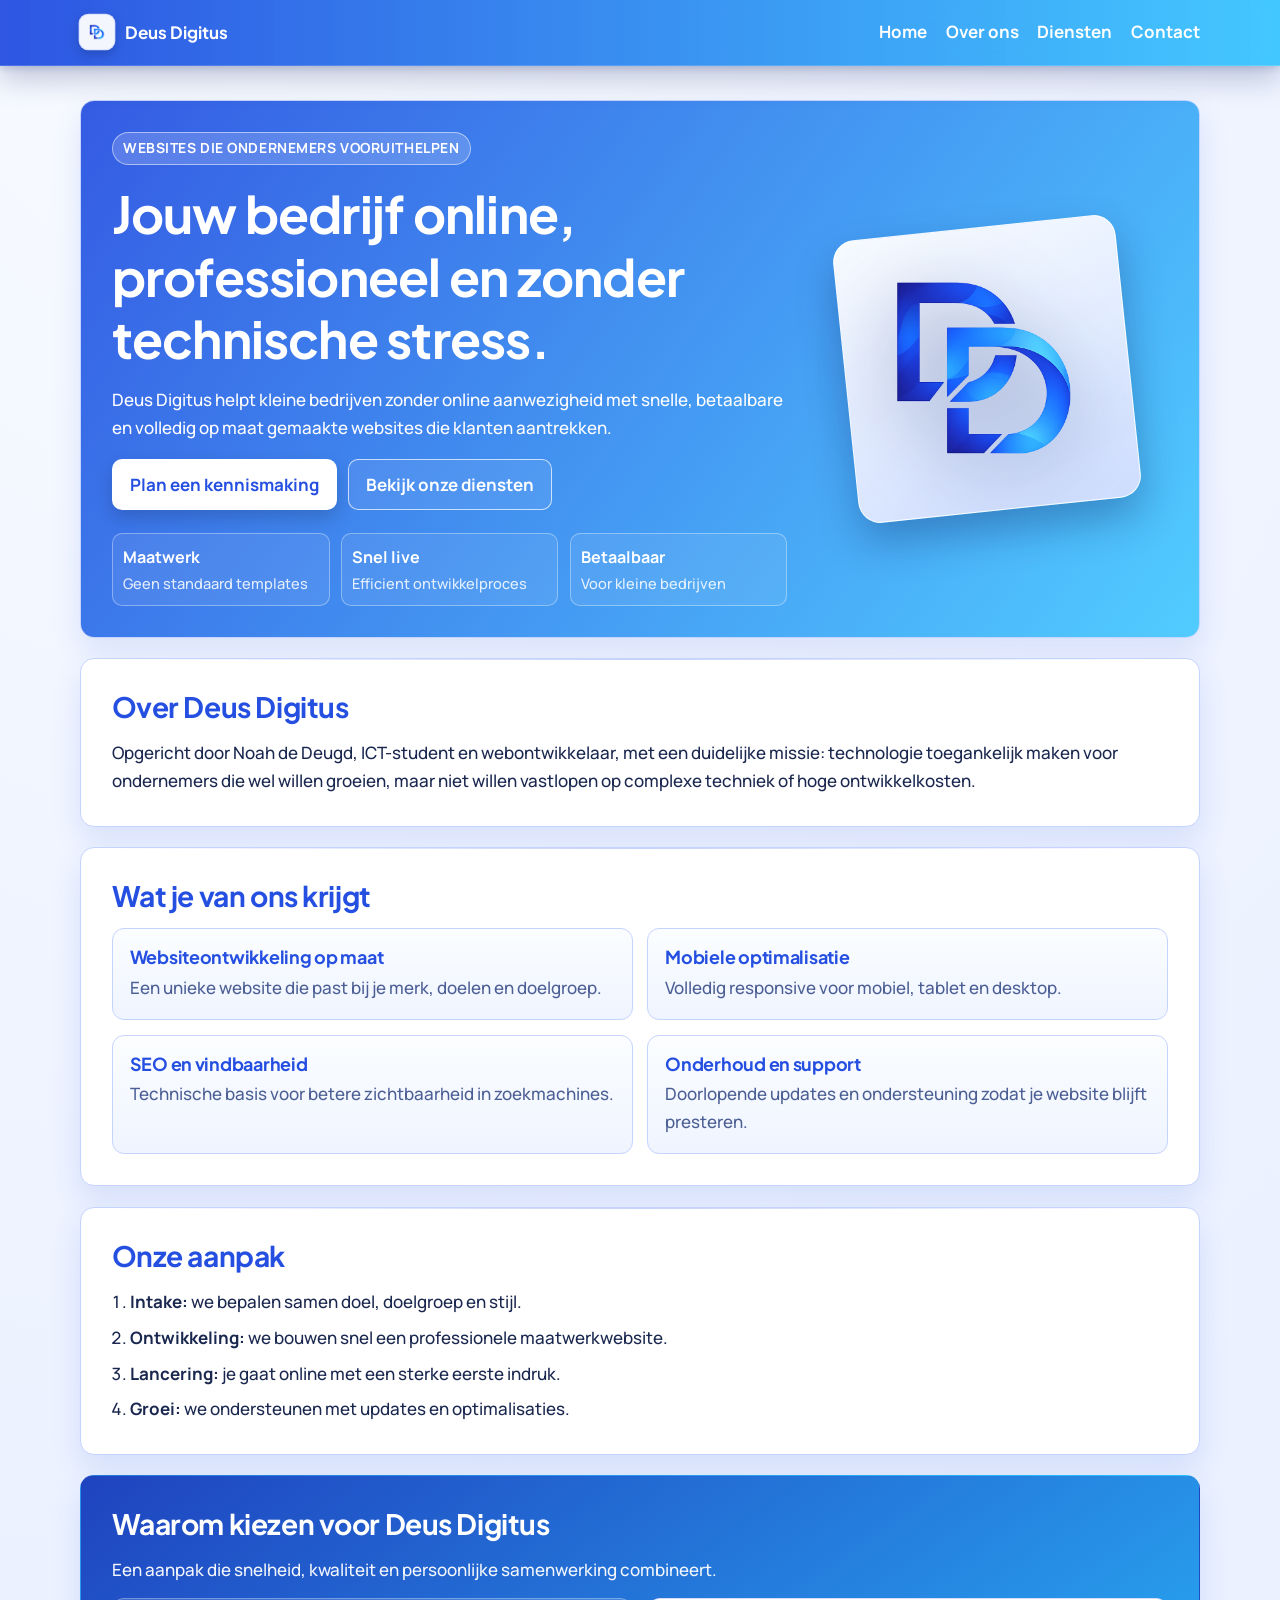
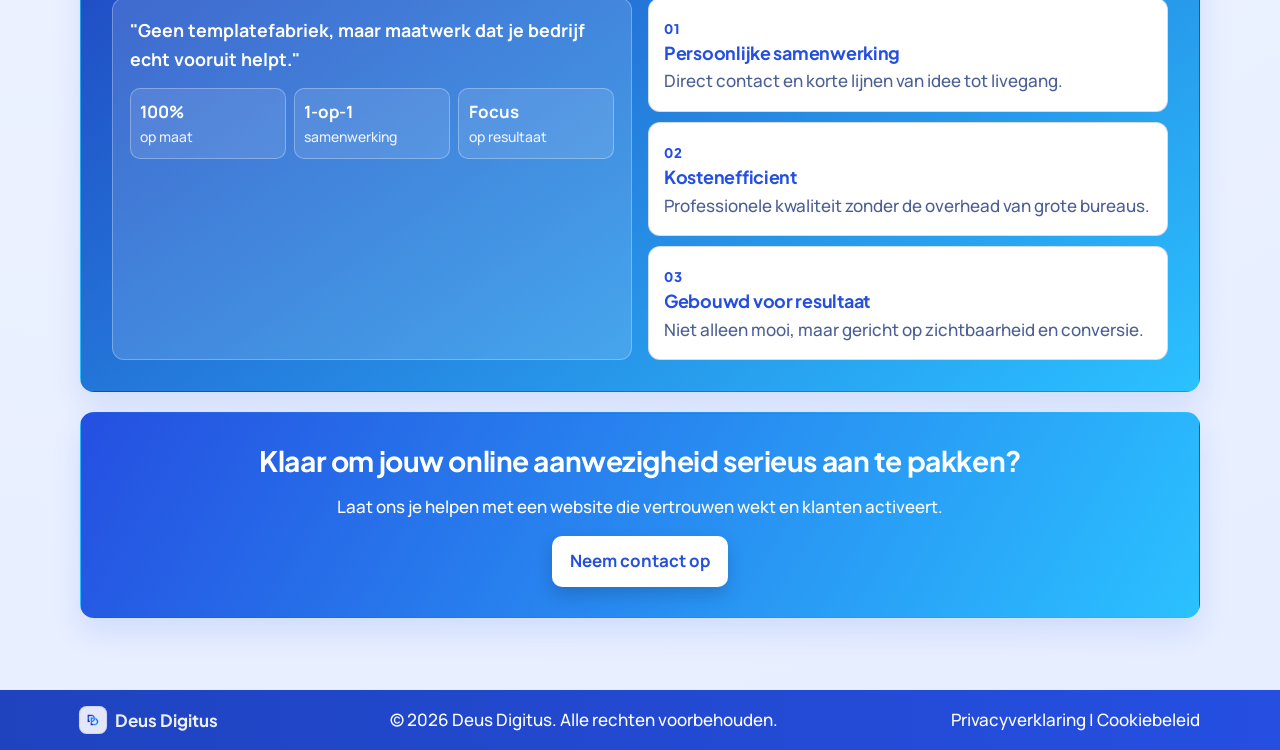
<file: index.html>
﻿<!DOCTYPE html>
<html lang="nl">
<head>
    <meta charset="UTF-8">
    <meta http-equiv="X-UA-Compatible" content="IE=edge">
    <meta name="viewport" content="width=device-width, initial-scale=1.0">
    <meta name="description" content="Deus Digitus bouwt op maat gemaakte websites voor kleine bedrijven die professioneel online zichtbaar willen worden.">
    <meta name="robots" content="index, follow">
    <meta property="og:type" content="website">
    <meta property="og:locale" content="nl_NL">
    <meta property="og:site_name" content="Deus Digitus">
    <meta property="og:title" content="Deus Digitus | Websites op maat voor kleine bedrijven">
    <meta property="og:description" content="Deus Digitus bouwt op maat gemaakte websites voor kleine bedrijven die professioneel online zichtbaar willen worden.">
    <meta property="og:url" content="https://deusdigitus.nl/">
    <meta property="og:image" content="https://deusdigitus.nl/assets/logo.png">
    <meta name="twitter:card" content="summary_large_image">
    <meta name="twitter:title" content="Deus Digitus | Websites op maat voor kleine bedrijven">
    <meta name="twitter:description" content="Deus Digitus bouwt op maat gemaakte websites voor kleine bedrijven die professioneel online zichtbaar willen worden.">
    <meta name="twitter:image" content="https://deusdigitus.nl/assets/logo.png">
    <title>Deus Digitus | Websites op maat voor kleine bedrijven</title>
    <link rel="icon" type="image/png" href="assets/favicon.png">
    <link rel="icon" type="image/png" sizes="32x32" href="assets/favicon-32x32.png">
    <link rel="icon" type="image/png" sizes="16x16" href="assets/favicon-16x16.png">
    <link rel="apple-touch-icon" sizes="180x180" href="assets/apple-touch-icon.png">
    <link rel="manifest" href="site.webmanifest">
    <link rel="stylesheet" href="styles.css?v=20260308-10">
</head>
<body>
    <header>
        <div class="container">
            <a class="brand" href="/" aria-label="Deus Digitus home">
                <img src="assets/logo.png" alt="Deus Digitus logo">
                <span>Deus Digitus</span>
            </a>
            <nav aria-label="Hoofdmenu">
                <ul>
                    <li><a href="/">Home</a></li>
                    <li><a href="/over-ons">Over ons</a></li>
                    <li><a href="/diensten">Diensten</a></li>
                    <li><a href="/contact">Contact</a></li>
                </ul>
            </nav>
        </div>
    </header>

    <main>
        <section class="hero" id="top">
            <div class="hero-bg" aria-hidden="true"></div>
            <div class="hero-content">
                <p class="eyebrow">Websites die ondernemers vooruithelpen</p>
                <h1>Jouw bedrijf online, professioneel en zonder technische stress.</h1>
                <p class="hero-intro">
                    Deus Digitus helpt kleine bedrijven zonder online aanwezigheid met snelle,
                    betaalbare en volledig op maat gemaakte websites die klanten aantrekken.
                </p>
                <div class="hero-cta">
                    <a class="btn btn-primary" href="/contact">Plan een kennismaking</a>
                    <a class="btn btn-secondary" href="#diensten">Bekijk onze diensten</a>
                </div>
                <ul class="hero-metrics" aria-label="Kernpunten">
                    <li><strong>Maatwerk</strong><span>Geen standaard templates</span></li>
                    <li><strong>Snel live</strong><span>Efficient ontwikkelproces</span></li>
                    <li><strong>Betaalbaar</strong><span>Voor kleine bedrijven</span></li>
                </ul>
            </div>
            <div class="hero-visual" aria-hidden="true">
                <img src="assets/logo-alt.png" alt="">
            </div>
        </section>

        <section class="intro" id="intro">
            <h2>Over Deus Digitus</h2>
            <p>
                Opgericht door Noah de Deugd, ICT-student en webontwikkelaar, met een duidelijke missie:
                technologie toegankelijk maken voor ondernemers die wel willen groeien, maar niet willen
                vastlopen op complexe techniek of hoge ontwikkelkosten.
            </p>
        </section>

        <section class="features" id="diensten">
            <h2>Wat je van ons krijgt</h2>
            <div class="cards">
                <article class="card">
                    <h3>Websiteontwikkeling op maat</h3>
                    <p>Een unieke website die past bij je merk, doelen en doelgroep.</p>
                </article>
                <article class="card">
                    <h3>Mobiele optimalisatie</h3>
                    <p>Volledig responsive voor mobiel, tablet en desktop.</p>
                </article>
                <article class="card">
                    <h3>SEO en vindbaarheid</h3>
                    <p>Technische basis voor betere zichtbaarheid in zoekmachines.</p>
                </article>
                <article class="card">
                    <h3>Onderhoud en support</h3>
                    <p>Doorlopende updates en ondersteuning zodat je website blijft presteren.</p>
                </article>
            </div>
        </section>

        <section class="process">
            <h2>Onze aanpak</h2>
            <ol>
                <li><strong>Intake:</strong> we bepalen samen doel, doelgroep en stijl.</li>
                <li><strong>Ontwikkeling:</strong> we bouwen snel een professionele maatwerkwebsite.</li>
                <li><strong>Lancering:</strong> je gaat online met een sterke eerste indruk.</li>
                <li><strong>Groei:</strong> we ondersteunen met updates en optimalisaties.</li>
            </ol>
        </section>

        <section class="proof" aria-label="Waardepropositie">
            <div class="proof-head">
                <h2>Waarom kiezen voor Deus Digitus</h2>
                <p>Een aanpak die snelheid, kwaliteit en persoonlijke samenwerking combineert.</p>
            </div>
            <div class="proof-layout">
                <article class="proof-highlight">
                    <p class="proof-quote">"Geen templatefabriek, maar maatwerk dat je bedrijf echt vooruit helpt."</p>
                    <ul class="proof-signals">
                        <li><strong>100%</strong><span>op maat</span></li>
                        <li><strong>1-op-1</strong><span>samenwerking</span></li>
                        <li><strong>Focus</strong><span>op resultaat</span></li>
                    </ul>
                </article>
                <div class="proof-pillars">
                    <article class="proof-pillar">
                        <span>01</span>
                        <h3>Persoonlijke samenwerking</h3>
                        <p>Direct contact en korte lijnen van idee tot livegang.</p>
                    </article>
                    <article class="proof-pillar">
                        <span>02</span>
                        <h3>Kostenefficient</h3>
                        <p>Professionele kwaliteit zonder de overhead van grote bureaus.</p>
                    </article>
                    <article class="proof-pillar">
                        <span>03</span>
                        <h3>Gebouwd voor resultaat</h3>
                        <p>Niet alleen mooi, maar gericht op zichtbaarheid en conversie.</p>
                    </article>
                </div>
            </div>
        </section>

        <section class="cta-panel">
            <h2>Klaar om jouw online aanwezigheid serieus aan te pakken?</h2>
            <p>Laat ons je helpen met een website die vertrouwen wekt en klanten activeert.</p>
            <a class="btn btn-primary" href="/contact">Neem contact op</a>
        </section>
    </main>

    <footer>
        <div class="container">
            <a class="footer-brand" href="/" aria-label="Deus Digitus home">
                <img src="assets/logo.png" alt="Deus Digitus logo">
                <span>Deus Digitus</span>
            </a>
            <p>&copy; 2026 Deus Digitus. Alle rechten voorbehouden.</p>
            <p><a href="/privacy">Privacyverklaring</a> | <a href="/cookiebeleid">Cookiebeleid</a></p>
        </div>
    </footer>

    <script src="scripts.js?v=20260308-3"></script>
</body>
</html>
</file>
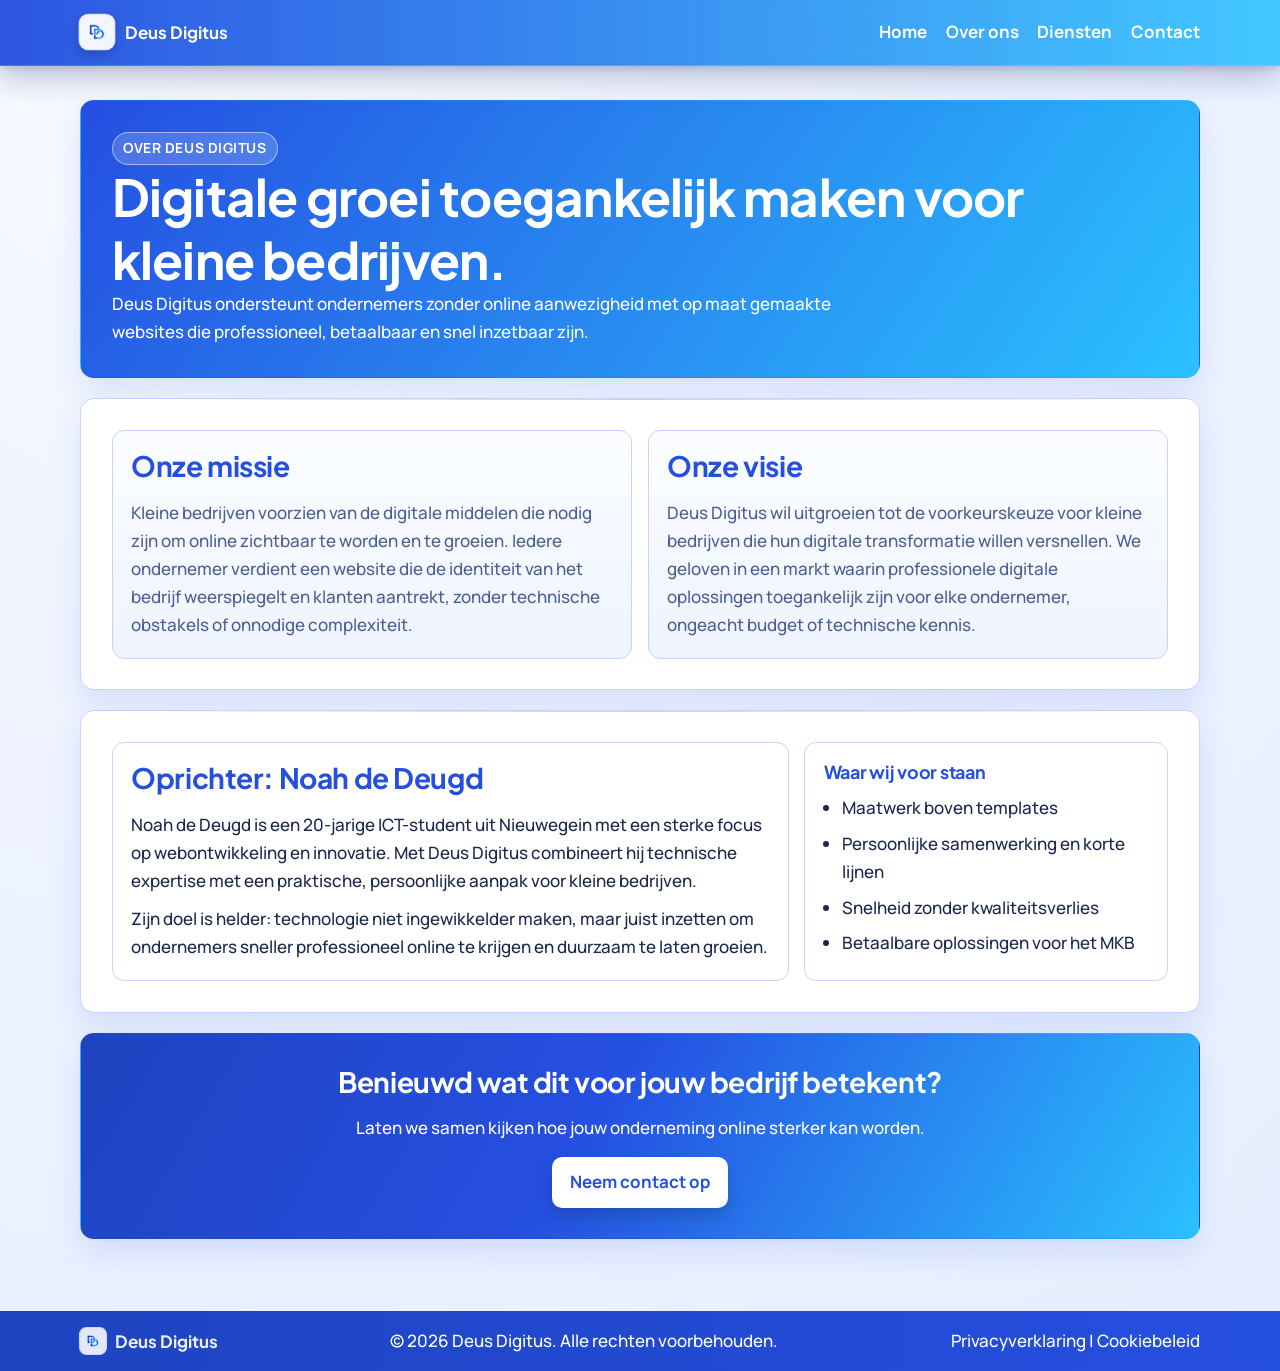
<file: pages/about.html>
﻿<!DOCTYPE html>
<html lang="nl">
<head>
    <meta charset="UTF-8">
    <meta http-equiv="X-UA-Compatible" content="IE=edge">
    <meta name="viewport" content="width=device-width, initial-scale=1.0">
    <meta name="description" content="Lees meer over de missie, visie en oprichter van Deus Digitus.">
    <meta property="og:type" content="website">
    <meta property="og:locale" content="nl_NL">
    <meta property="og:site_name" content="Deus Digitus">
    <meta property="og:title" content="Over ons | Deus Digitus">
    <meta property="og:description" content="Lees meer over de missie, visie en oprichter van Deus Digitus.">
    <meta property="og:url" content="https://deusdigitus.nl/over-ons">
    <meta property="og:image" content="https://deusdigitus.nl/assets/logo.png">
    <meta name="twitter:card" content="summary_large_image">
    <meta name="twitter:title" content="Over ons | Deus Digitus">
    <meta name="twitter:description" content="Lees meer over de missie, visie en oprichter van Deus Digitus.">
    <meta name="twitter:image" content="https://deusdigitus.nl/assets/logo.png">
    <title>Over ons | Deus Digitus</title>
    <link rel="icon" type="image/png" href="../assets/favicon.png">
    <link rel="icon" type="image/png" sizes="32x32" href="../assets/favicon-32x32.png">
    <link rel="icon" type="image/png" sizes="16x16" href="../assets/favicon-16x16.png">
    <link rel="apple-touch-icon" sizes="180x180" href="../assets/apple-touch-icon.png">
    <link rel="manifest" href="../site.webmanifest">
    <link rel="stylesheet" href="../styles.css?v=20260308-10">
</head>
<body>
    <header>
        <div class="container">
            <a class="brand" href="/" aria-label="Deus Digitus home">
                <img src="../assets/logo.png" alt="Deus Digitus logo">
                <span>Deus Digitus</span>
            </a>
            <nav aria-label="Hoofdmenu">
                <ul>
                    <li><a href="/">Home</a></li>
                    <li><a href="/over-ons">Over ons</a></li>
                    <li><a href="/diensten">Diensten</a></li>
                    <li><a href="/contact">Contact</a></li>
                </ul>
            </nav>
        </div>
    </header>

    <main>
        <section class="about-hero">
            <p class="eyebrow">Over Deus Digitus</p>
            <h1>Digitale groei toegankelijk maken voor kleine bedrijven.</h1>
            <p>
                Deus Digitus ondersteunt ondernemers zonder online aanwezigheid met op maat gemaakte websites
                die professioneel, betaalbaar en snel inzetbaar zijn.
            </p>
        </section>

        <section class="about-grid">
            <article class="about-card">
                <h2>Onze missie</h2>
                <p>
                    Kleine bedrijven voorzien van de digitale middelen die nodig zijn om online zichtbaar te worden
                    en te groeien. Iedere ondernemer verdient een website die de identiteit van het bedrijf weerspiegelt
                    en klanten aantrekt, zonder technische obstakels of onnodige complexiteit.
                </p>
            </article>

            <article class="about-card">
                <h2>Onze visie</h2>
                <p>
                    Deus Digitus wil uitgroeien tot de voorkeurskeuze voor kleine bedrijven die hun digitale
                    transformatie willen versnellen. We geloven in een markt waarin professionele digitale oplossingen
                    toegankelijk zijn voor elke ondernemer, ongeacht budget of technische kennis.
                </p>
            </article>
        </section>

        <section class="founder">
            <article class="founder-card">
                <h2>Oprichter: Noah de Deugd</h2>
                <p>
                    Noah de Deugd is een 20-jarige ICT-student uit Nieuwegein met een sterke focus op webontwikkeling
                    en innovatie. Met Deus Digitus combineert hij technische expertise met een praktische,
                    persoonlijke aanpak voor kleine bedrijven.
                </p>
                <p>
                    Zijn doel is helder: technologie niet ingewikkelder maken, maar juist inzetten om ondernemers
                    sneller professioneel online te krijgen en duurzaam te laten groeien.
                </p>
            </article>
            <aside class="founder-notes" aria-label="Kernpunten">
                <h3>Waar wij voor staan</h3>
                <ul>
                    <li>Maatwerk boven templates</li>
                    <li>Persoonlijke samenwerking en korte lijnen</li>
                    <li>Snelheid zonder kwaliteitsverlies</li>
                    <li>Betaalbare oplossingen voor het MKB</li>
                </ul>
            </aside>
        </section>

        <section class="about-cta">
            <h2>Benieuwd wat dit voor jouw bedrijf betekent?</h2>
            <p>Laten we samen kijken hoe jouw onderneming online sterker kan worden.</p>
            <a class="btn btn-primary" href="/contact">Neem contact op</a>
        </section>
    </main>

    <footer>
        <div class="container">
            <a class="footer-brand" href="/" aria-label="Deus Digitus home">
                <img src="../assets/logo.png" alt="Deus Digitus logo">
                <span>Deus Digitus</span>
            </a>
            <p>&copy; 2026 Deus Digitus. Alle rechten voorbehouden.</p>
            <p><a href="/privacy">Privacyverklaring</a> | <a href="/cookiebeleid">Cookiebeleid</a></p>
        </div>
    </footer>

    <script src="../scripts.js?v=20260308-3"></script>
</body>
</html>
</file>
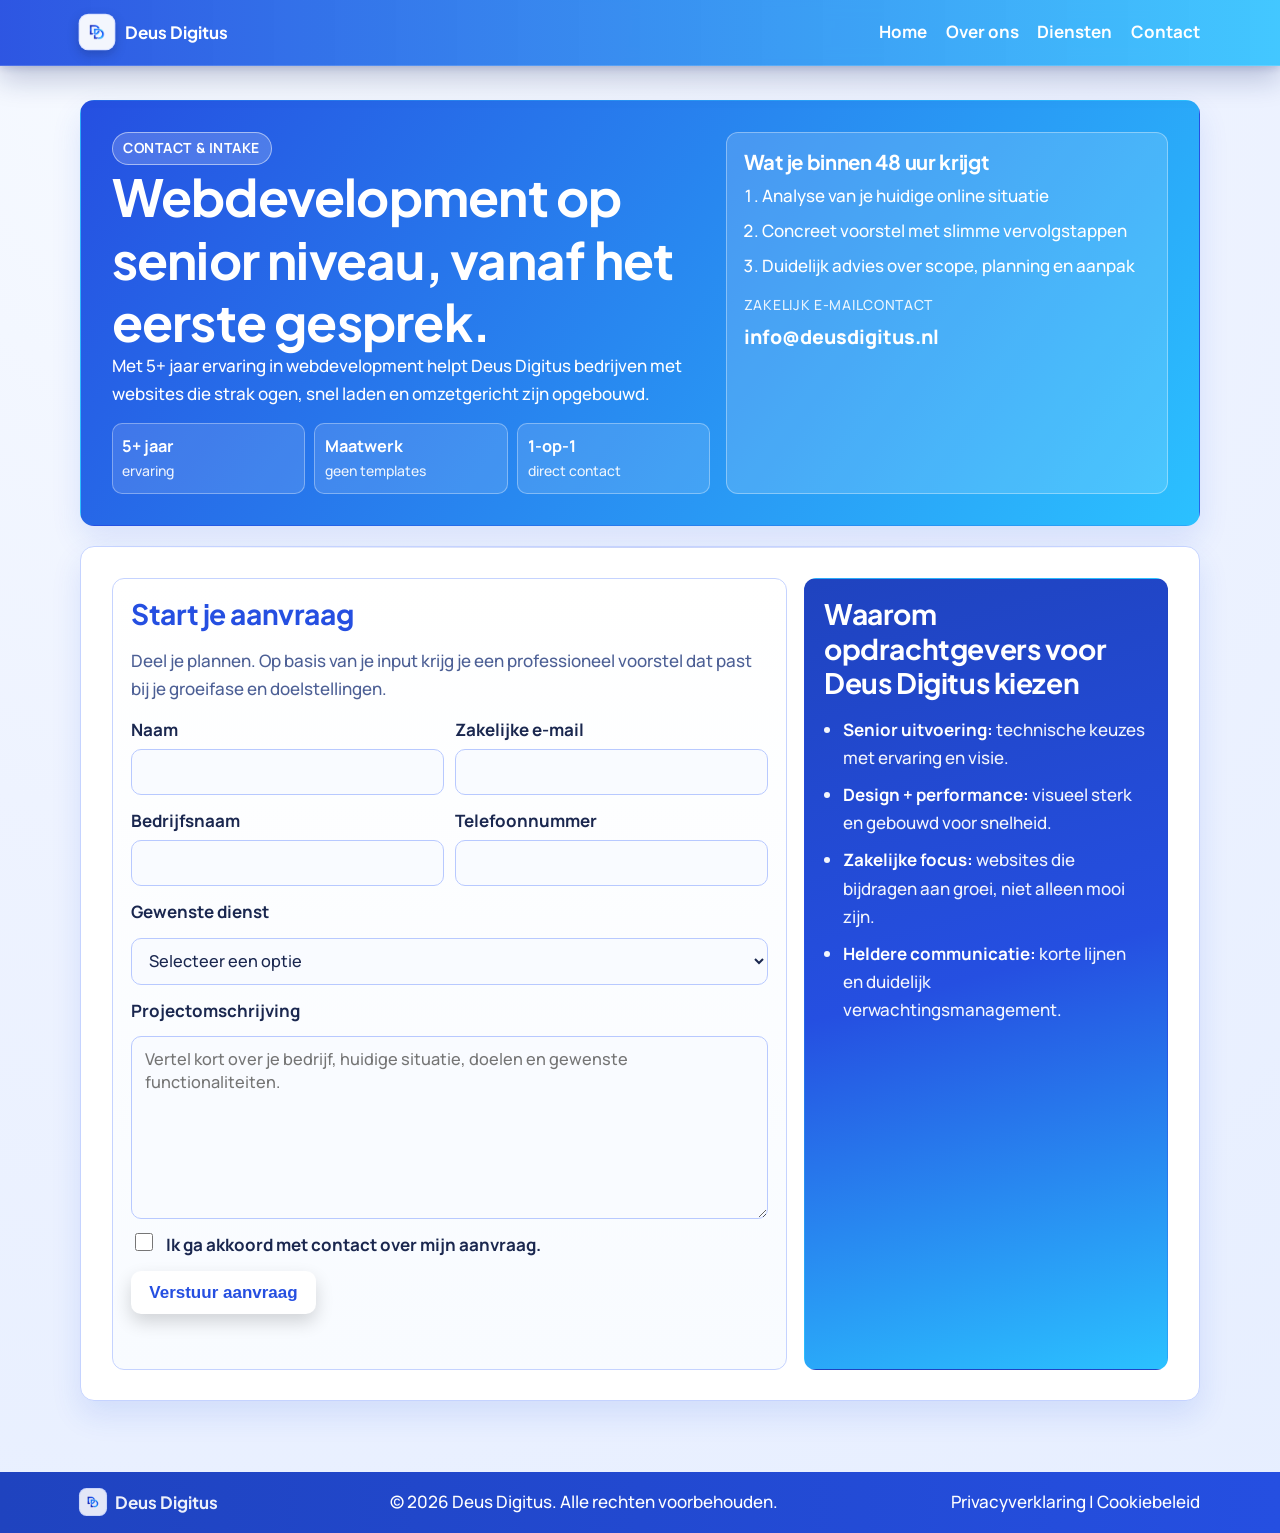
<file: pages/contact.html>
﻿<!DOCTYPE html>
<html lang="nl">
<head>
    <meta charset="UTF-8">
    <meta http-equiv="X-UA-Compatible" content="IE=edge">
    <meta name="viewport" content="width=device-width, initial-scale=1.0">
    <meta name="description" content="Neem contact op met Deus Digitus voor premium maatwerk webdevelopment.">
    <meta property="og:type" content="website">
    <meta property="og:locale" content="nl_NL">
    <meta property="og:site_name" content="Deus Digitus">
    <meta property="og:title" content="Contact | Deus Digitus">
    <meta property="og:description" content="Neem contact op met Deus Digitus voor premium maatwerk webdevelopment.">
    <meta property="og:url" content="https://deusdigitus.nl/contact">
    <meta property="og:image" content="https://deusdigitus.nl/assets/logo.png">
    <meta name="twitter:card" content="summary_large_image">
    <meta name="twitter:title" content="Contact | Deus Digitus">
    <meta name="twitter:description" content="Neem contact op met Deus Digitus voor premium maatwerk webdevelopment.">
    <meta name="twitter:image" content="https://deusdigitus.nl/assets/logo.png">
    <title>Contact | Deus Digitus</title>
    <link rel="icon" type="image/png" href="../assets/favicon.png">
    <link rel="icon" type="image/png" sizes="32x32" href="../assets/favicon-32x32.png">
    <link rel="icon" type="image/png" sizes="16x16" href="../assets/favicon-16x16.png">
    <link rel="apple-touch-icon" sizes="180x180" href="../assets/apple-touch-icon.png">
    <link rel="manifest" href="../site.webmanifest">
    <link rel="stylesheet" href="../styles.css?v=20260308-10">
</head>
<body>
    <header>
        <div class="container">
            <a class="brand" href="/" aria-label="Deus Digitus home">
                <img src="../assets/logo.png" alt="Deus Digitus logo">
                <span>Deus Digitus</span>
            </a>
            <nav aria-label="Hoofdmenu">
                <ul>
                    <li><a href="/">Home</a></li>
                    <li><a href="/over-ons">Over ons</a></li>
                    <li><a href="/diensten">Diensten</a></li>
                    <li><a href="/contact">Contact</a></li>
                </ul>
            </nav>
        </div>
    </header>

    <main>
        <section class="contact-hero contact-hero-pro">
            <div class="contact-hero-copy">
                <p class="eyebrow">Contact & Intake</p>
                <h1>Webdevelopment op senior niveau, vanaf het eerste gesprek.</h1>
                <p>
                    Met 5+ jaar ervaring in webdevelopment helpt Deus Digitus bedrijven met websites
                    die strak ogen, snel laden en omzetgericht zijn opgebouwd.
                </p>
                <ul class="contact-badges">
                    <li><strong>5+ jaar</strong><span>ervaring</span></li>
                    <li><strong>Maatwerk</strong><span>geen templates</span></li>
                    <li><strong>1-op-1</strong><span>direct contact</span></li>
                </ul>
            </div>
            <aside class="contact-hero-panel" aria-label="Wat je kunt verwachten">
                <h2>Wat je binnen 48 uur krijgt</h2>
                <ol>
                    <li>Analyse van je huidige online situatie</li>
                    <li>Concreet voorstel met slimme vervolgstappen</li>
                    <li>Duidelijk advies over scope, planning en aanpak</li>
                </ol>
                <p class="contact-email-wrap">
                    <span>Zakelijk e-mailcontact</span>
                    <a class="contact-email" href="mailto:info@deusdigitus.nl">info@deusdigitus.nl</a>
                </p>
            </aside>
        </section>

        <section class="contact-layout contact-layout-pro">
            <article class="contact-panel contact-panel-pro">
                <h2>Start je aanvraag</h2>
                <p class="form-intro">
                    Deel je plannen. Op basis van je input krijg je een professioneel voorstel
                    dat past bij je groeifase en doelstellingen.
                </p>
                <form class="contact-form contact-form-pro" action="https://formspree.io/f/REPLACE_WITH_YOUR_FORM_ID" method="post" data-formspree="true" novalidate>
                    <input type="hidden" name="_subject" value="Nieuwe aanvraag via deusdigitus.nl">
                    <div class="form-grid">
                        <div>
                            <label for="full-name">Naam</label>
                            <input id="full-name" name="Naam" type="text" autocomplete="name" required>
                        </div>
                        <div>
                            <label for="email">Zakelijke e-mail</label>
                            <input id="email" name="Email" type="email" autocomplete="email" required>
                        </div>
                        <div>
                            <label for="company">Bedrijfsnaam</label>
                            <input id="company" name="Bedrijfsnaam" type="text" autocomplete="organization">
                        </div>
                        <div>
                            <label for="phone">Telefoonnummer</label>
                            <input id="phone" name="Telefoonnummer" type="tel" autocomplete="tel">
                        </div>
                    </div>

                    <label for="service">Gewenste dienst</label>
                    <select id="service" name="Dienst" required>
                        <option value="">Selecteer een optie</option>
                        <option value="Maatwerk website">Maatwerk website</option>
                        <option value="Website redesign">Website redesign</option>
                        <option value="SEO optimalisatie">SEO optimalisatie</option>
                        <option value="Onderhoud en support">Onderhoud en support</option>
                    </select>

                    <label for="message">Projectomschrijving</label>
                    <textarea id="message" name="Bericht" rows="7" placeholder="Vertel kort over je bedrijf, huidige situatie, doelen en gewenste functionaliteiten." required></textarea>

                    <label class="checkbox-row" for="privacy">
                        <input id="privacy" name="Akkoord" type="checkbox" required>
                        <span>Ik ga akkoord met contact over mijn aanvraag.</span>
                    </label>

                    <button class="btn btn-primary" type="submit">Verstuur aanvraag</button>
                    <p class="form-status" aria-live="polite"></p>
                </form>
            </article>

            <aside class="contact-aside contact-aside-pro">
                <h2>Waarom opdrachtgevers voor Deus Digitus kiezen</h2>
                <ul class="contact-points">
                    <li><strong>Senior uitvoering:</strong> technische keuzes met ervaring en visie.</li>
                    <li><strong>Design + performance:</strong> visueel sterk en gebouwd voor snelheid.</li>
                    <li><strong>Zakelijke focus:</strong> websites die bijdragen aan groei, niet alleen mooi zijn.</li>
                    <li><strong>Heldere communicatie:</strong> korte lijnen en duidelijk verwachtingsmanagement.</li>
                </ul>
            </aside>
        </section>
    </main>

    <footer>
        <div class="container">
            <a class="footer-brand" href="/" aria-label="Deus Digitus home">
                <img src="../assets/logo.png" alt="Deus Digitus logo">
                <span>Deus Digitus</span>
            </a>
            <p>&copy; 2026 Deus Digitus. Alle rechten voorbehouden.</p>
            <p><a href="/privacy">Privacyverklaring</a> | <a href="/cookiebeleid">Cookiebeleid</a></p>
        </div>
    </footer>

    <script src="../scripts.js?v=20260308-3"></script>
</body>
</html>
</file>
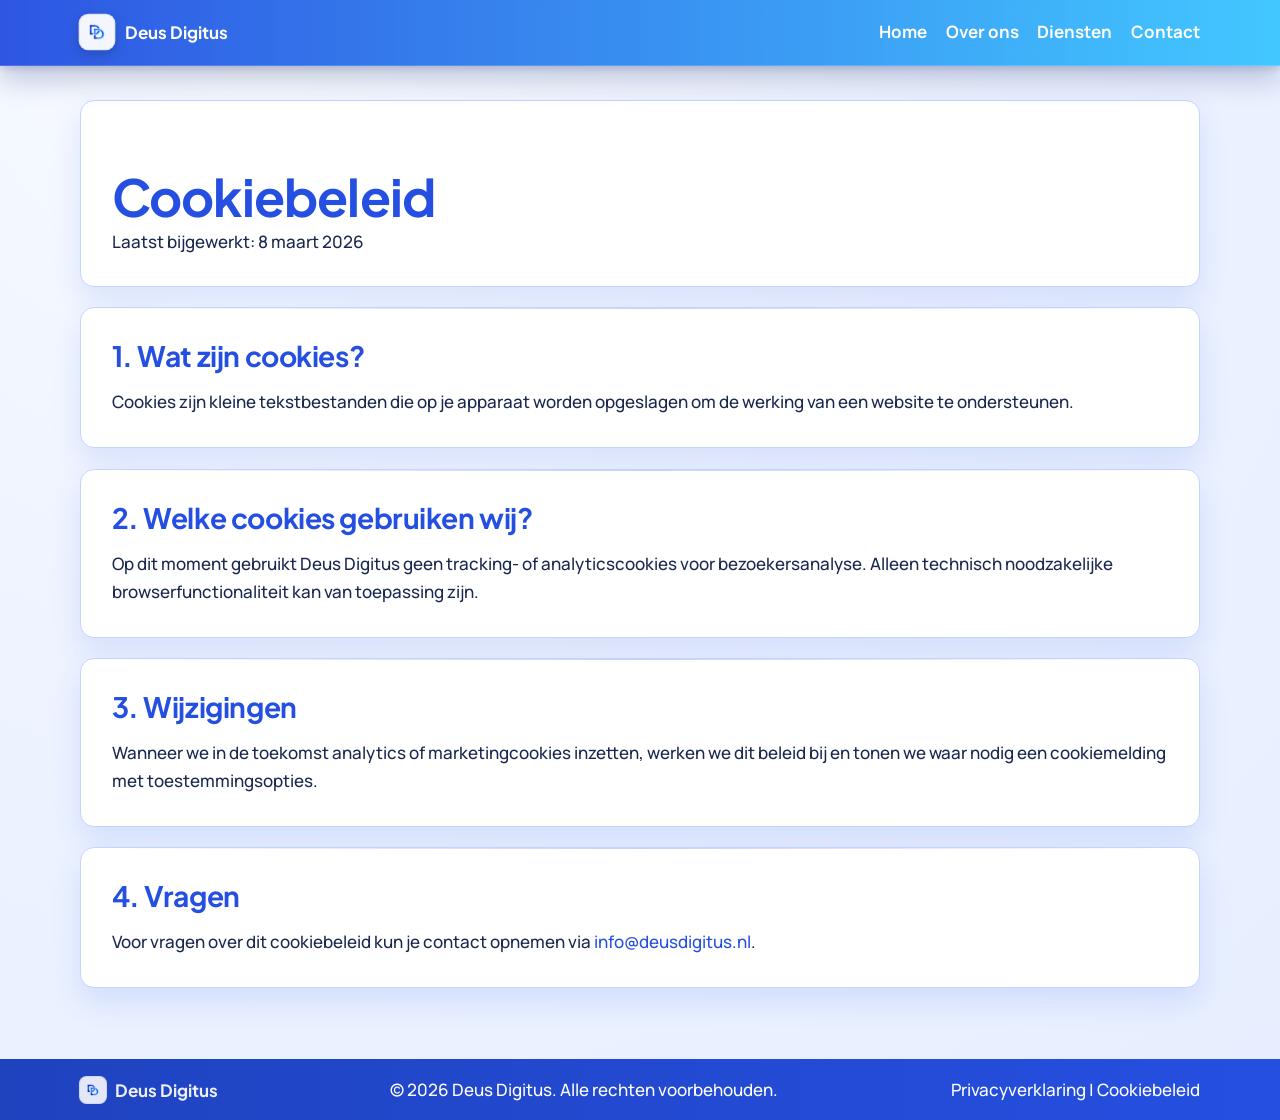
<file: pages/cookies.html>
﻿<!DOCTYPE html>
<html lang="nl">
<head>
    <meta charset="UTF-8">
    <meta http-equiv="X-UA-Compatible" content="IE=edge">
    <meta name="viewport" content="width=device-width, initial-scale=1.0">
    <meta name="description" content="Cookiebeleid van Deus Digitus.">
    <meta property="og:type" content="website">
    <meta property="og:locale" content="nl_NL">
    <meta property="og:site_name" content="Deus Digitus">
    <meta property="og:title" content="Cookiebeleid | Deus Digitus">
    <meta property="og:description" content="Cookiebeleid van Deus Digitus.">
    <meta property="og:url" content="https://deusdigitus.nl/cookiebeleid">
    <meta property="og:image" content="https://deusdigitus.nl/assets/logo.png">
    <meta name="twitter:card" content="summary_large_image">
    <meta name="twitter:title" content="Cookiebeleid | Deus Digitus">
    <meta name="twitter:description" content="Cookiebeleid van Deus Digitus.">
    <meta name="twitter:image" content="https://deusdigitus.nl/assets/logo.png">
    <title>Cookiebeleid | Deus Digitus</title>
    <link rel="icon" type="image/png" href="../assets/favicon.png">
    <link rel="icon" type="image/png" sizes="32x32" href="../assets/favicon-32x32.png">
    <link rel="icon" type="image/png" sizes="16x16" href="../assets/favicon-16x16.png">
    <link rel="apple-touch-icon" sizes="180x180" href="../assets/apple-touch-icon.png">
    <link rel="manifest" href="../site.webmanifest">
    <link rel="stylesheet" href="../styles.css?v=20260308-10">
</head>
<body>
    <header>
        <div class="container">
            <a class="brand" href="/" aria-label="Deus Digitus home">
                <img src="../assets/logo.png" alt="Deus Digitus logo">
                <span>Deus Digitus</span>
            </a>
            <nav aria-label="Hoofdmenu">
                <ul>
                    <li><a href="/">Home</a></li>
                    <li><a href="/over-ons">Over ons</a></li>
                    <li><a href="/diensten">Diensten</a></li>
                    <li><a href="/contact">Contact</a></li>
                </ul>
            </nav>
        </div>
    </header>

    <main>
        <section>
            <p class="eyebrow">Juridisch</p>
            <h1>Cookiebeleid</h1>
            <p>Laatst bijgewerkt: 8 maart 2026</p>
        </section>

        <section>
            <h2>1. Wat zijn cookies?</h2>
            <p>Cookies zijn kleine tekstbestanden die op je apparaat worden opgeslagen om de werking van een website te ondersteunen.</p>
        </section>

        <section>
            <h2>2. Welke cookies gebruiken wij?</h2>
            <p>Op dit moment gebruikt Deus Digitus geen tracking- of analyticscookies voor bezoekersanalyse. Alleen technisch noodzakelijke browserfunctionaliteit kan van toepassing zijn.</p>
        </section>

        <section>
            <h2>3. Wijzigingen</h2>
            <p>Wanneer we in de toekomst analytics of marketingcookies inzetten, werken we dit beleid bij en tonen we waar nodig een cookiemelding met toestemmingsopties.</p>
        </section>

        <section>
            <h2>4. Vragen</h2>
            <p>Voor vragen over dit cookiebeleid kun je contact opnemen via <a href="mailto:info@deusdigitus.nl">info@deusdigitus.nl</a>.</p>
        </section>
    </main>

    <footer>
        <div class="container">
            <a class="footer-brand" href="/" aria-label="Deus Digitus home">
                <img src="../assets/logo.png" alt="Deus Digitus logo">
                <span>Deus Digitus</span>
            </a>
            <p>&copy; 2026 Deus Digitus. Alle rechten voorbehouden.</p>
            <p><a href="/privacy">Privacyverklaring</a> | <a href="/cookiebeleid">Cookiebeleid</a></p>
        </div>
    </footer>

    <script src="../scripts.js?v=20260308-3"></script>
</body>
</html>
</file>
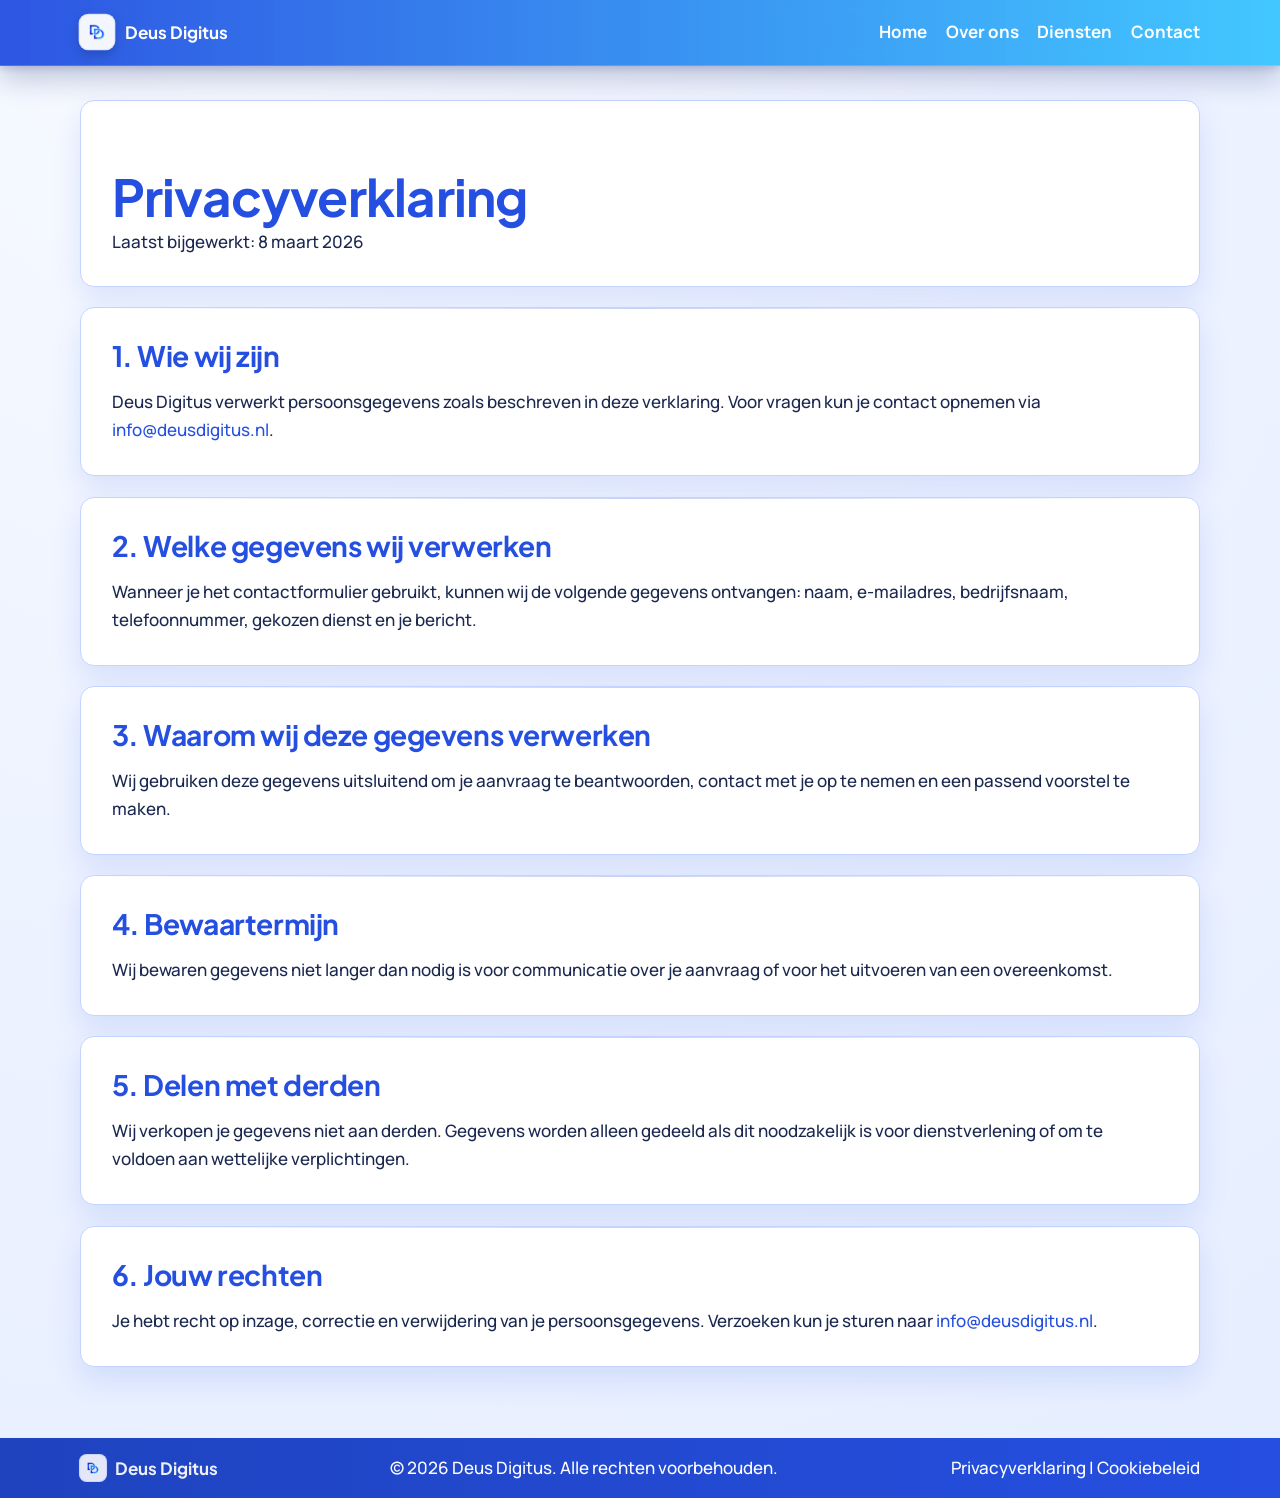
<file: pages/privacy.html>
﻿<!DOCTYPE html>
<html lang="nl">
<head>
    <meta charset="UTF-8">
    <meta http-equiv="X-UA-Compatible" content="IE=edge">
    <meta name="viewport" content="width=device-width, initial-scale=1.0">
    <meta name="description" content="Privacyverklaring van Deus Digitus.">
    <meta property="og:type" content="website">
    <meta property="og:locale" content="nl_NL">
    <meta property="og:site_name" content="Deus Digitus">
    <meta property="og:title" content="Privacyverklaring | Deus Digitus">
    <meta property="og:description" content="Privacyverklaring van Deus Digitus.">
    <meta property="og:url" content="https://deusdigitus.nl/privacy">
    <meta property="og:image" content="https://deusdigitus.nl/assets/logo.png">
    <meta name="twitter:card" content="summary_large_image">
    <meta name="twitter:title" content="Privacyverklaring | Deus Digitus">
    <meta name="twitter:description" content="Privacyverklaring van Deus Digitus.">
    <meta name="twitter:image" content="https://deusdigitus.nl/assets/logo.png">
    <title>Privacyverklaring | Deus Digitus</title>
    <link rel="icon" type="image/png" href="../assets/favicon.png">
    <link rel="icon" type="image/png" sizes="32x32" href="../assets/favicon-32x32.png">
    <link rel="icon" type="image/png" sizes="16x16" href="../assets/favicon-16x16.png">
    <link rel="apple-touch-icon" sizes="180x180" href="../assets/apple-touch-icon.png">
    <link rel="manifest" href="../site.webmanifest">
    <link rel="stylesheet" href="../styles.css?v=20260308-10">
</head>
<body>
    <header>
        <div class="container">
            <a class="brand" href="/" aria-label="Deus Digitus home">
                <img src="../assets/logo.png" alt="Deus Digitus logo">
                <span>Deus Digitus</span>
            </a>
            <nav aria-label="Hoofdmenu">
                <ul>
                    <li><a href="/">Home</a></li>
                    <li><a href="/over-ons">Over ons</a></li>
                    <li><a href="/diensten">Diensten</a></li>
                    <li><a href="/contact">Contact</a></li>
                </ul>
            </nav>
        </div>
    </header>

    <main>
        <section>
            <p class="eyebrow">Juridisch</p>
            <h1>Privacyverklaring</h1>
            <p>Laatst bijgewerkt: 8 maart 2026</p>
        </section>

        <section>
            <h2>1. Wie wij zijn</h2>
            <p>Deus Digitus verwerkt persoonsgegevens zoals beschreven in deze verklaring. Voor vragen kun je contact opnemen via <a href="mailto:info@deusdigitus.nl">info@deusdigitus.nl</a>.</p>
        </section>

        <section>
            <h2>2. Welke gegevens wij verwerken</h2>
            <p>Wanneer je het contactformulier gebruikt, kunnen wij de volgende gegevens ontvangen: naam, e-mailadres, bedrijfsnaam, telefoonnummer, gekozen dienst en je bericht.</p>
        </section>

        <section>
            <h2>3. Waarom wij deze gegevens verwerken</h2>
            <p>Wij gebruiken deze gegevens uitsluitend om je aanvraag te beantwoorden, contact met je op te nemen en een passend voorstel te maken.</p>
        </section>

        <section>
            <h2>4. Bewaartermijn</h2>
            <p>Wij bewaren gegevens niet langer dan nodig is voor communicatie over je aanvraag of voor het uitvoeren van een overeenkomst.</p>
        </section>

        <section>
            <h2>5. Delen met derden</h2>
            <p>Wij verkopen je gegevens niet aan derden. Gegevens worden alleen gedeeld als dit noodzakelijk is voor dienstverlening of om te voldoen aan wettelijke verplichtingen.</p>
        </section>

        <section>
            <h2>6. Jouw rechten</h2>
            <p>Je hebt recht op inzage, correctie en verwijdering van je persoonsgegevens. Verzoeken kun je sturen naar <a href="mailto:info@deusdigitus.nl">info@deusdigitus.nl</a>.</p>
        </section>
    </main>

    <footer>
        <div class="container">
            <a class="footer-brand" href="/" aria-label="Deus Digitus home">
                <img src="../assets/logo.png" alt="Deus Digitus logo">
                <span>Deus Digitus</span>
            </a>
            <p>&copy; 2026 Deus Digitus. Alle rechten voorbehouden.</p>
            <p><a href="/privacy">Privacyverklaring</a> | <a href="/cookiebeleid">Cookiebeleid</a></p>
        </div>
    </footer>

    <script src="../scripts.js?v=20260308-3"></script>
</body>
</html>
</file>
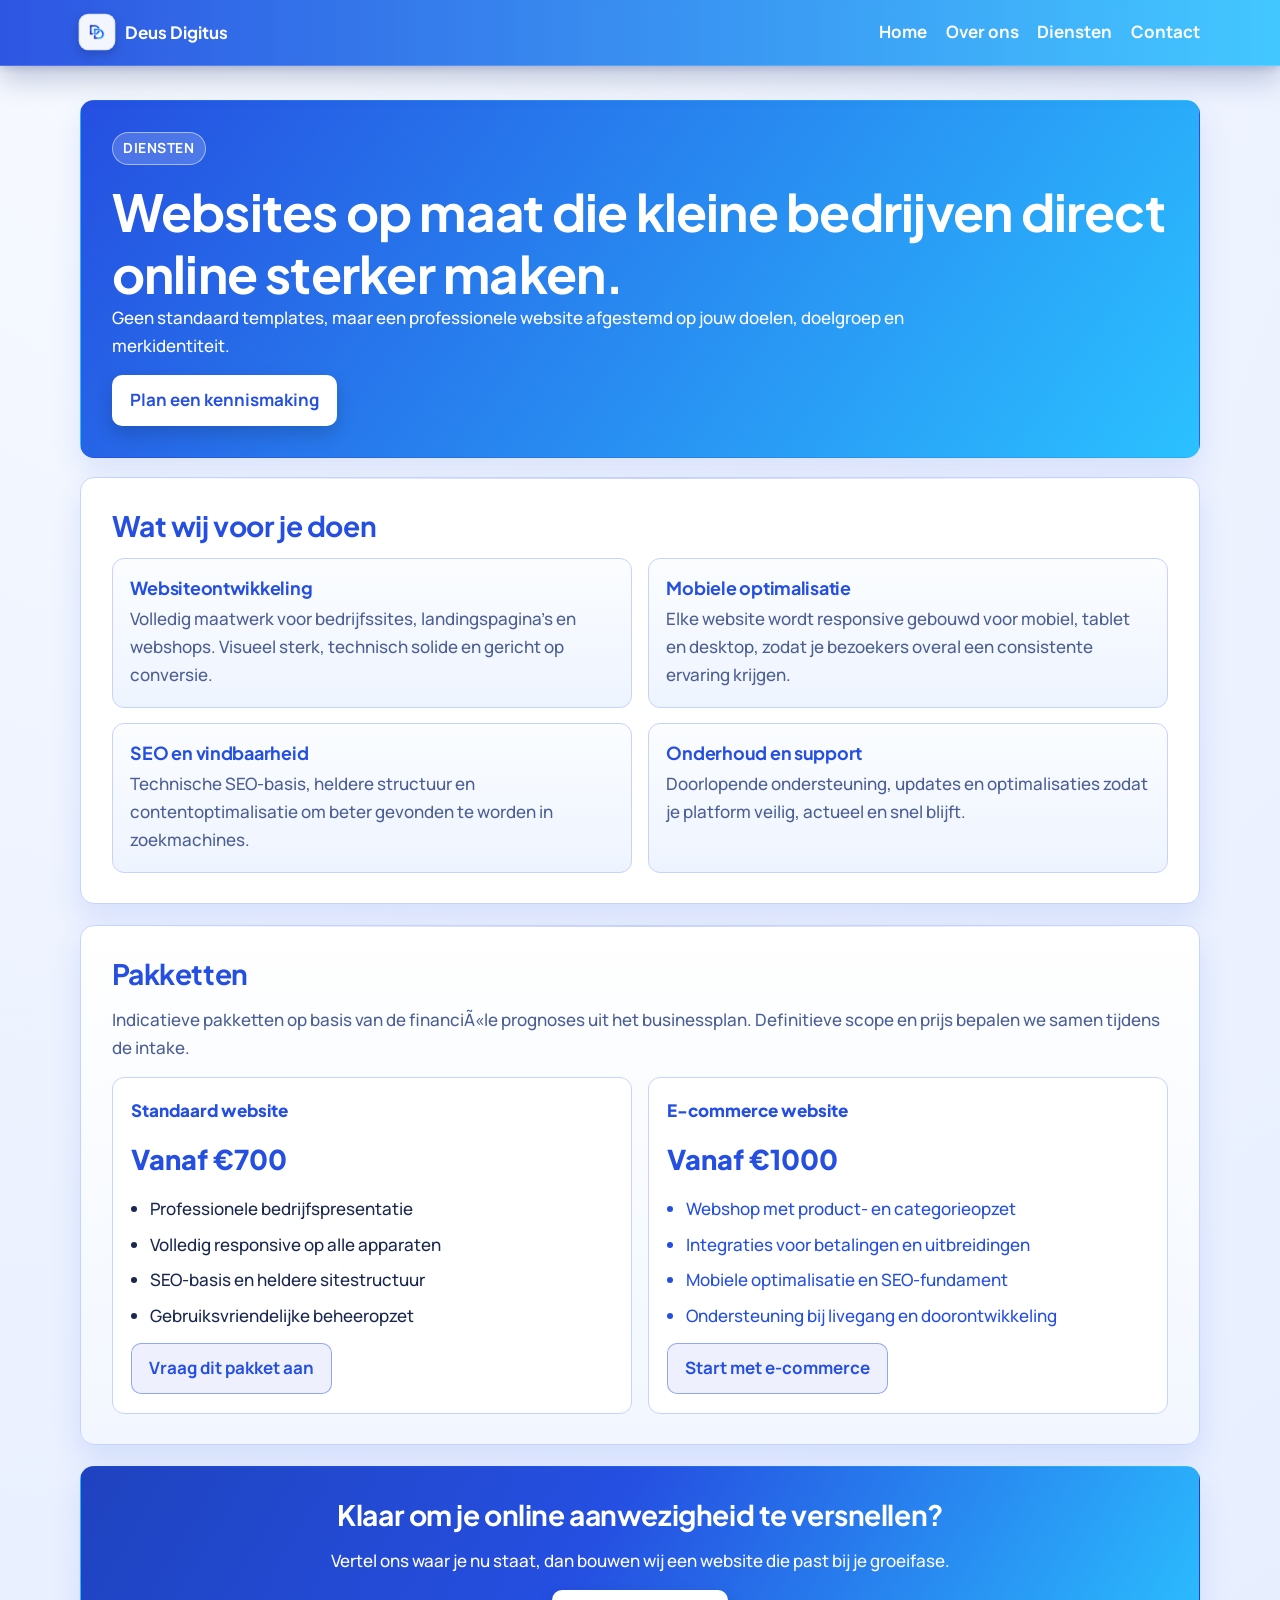
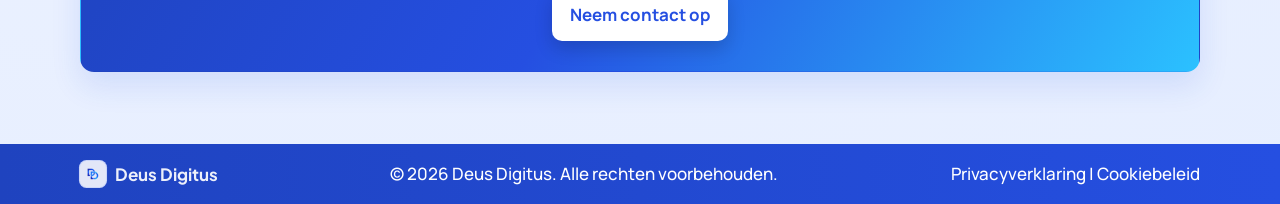
<file: pages/services.html>
﻿<!DOCTYPE html>
<html lang="nl">
<head>
    <meta charset="UTF-8">
    <meta http-equiv="X-UA-Compatible" content="IE=edge">
    <meta name="viewport" content="width=device-width, initial-scale=1.0">
    <meta name="description" content="Ontdek de diensten en pakketten van Deus Digitus: websiteontwikkeling, SEO, mobiele optimalisatie en onderhoud.">
    <meta property="og:type" content="website">
    <meta property="og:locale" content="nl_NL">
    <meta property="og:site_name" content="Deus Digitus">
    <meta property="og:title" content="Diensten | Deus Digitus">
    <meta property="og:description" content="Ontdek de diensten en pakketten van Deus Digitus: websiteontwikkeling, SEO, mobiele optimalisatie en onderhoud.">
    <meta property="og:url" content="https://deusdigitus.nl/diensten">
    <meta property="og:image" content="https://deusdigitus.nl/assets/logo.png">
    <meta name="twitter:card" content="summary_large_image">
    <meta name="twitter:title" content="Diensten | Deus Digitus">
    <meta name="twitter:description" content="Ontdek de diensten en pakketten van Deus Digitus: websiteontwikkeling, SEO, mobiele optimalisatie en onderhoud.">
    <meta name="twitter:image" content="https://deusdigitus.nl/assets/logo.png">
    <title>Diensten | Deus Digitus</title>
    <link rel="icon" type="image/png" href="../assets/favicon.png">
    <link rel="icon" type="image/png" sizes="32x32" href="../assets/favicon-32x32.png">
    <link rel="icon" type="image/png" sizes="16x16" href="../assets/favicon-16x16.png">
    <link rel="apple-touch-icon" sizes="180x180" href="../assets/apple-touch-icon.png">
    <link rel="manifest" href="../site.webmanifest">
    <link rel="stylesheet" href="../styles.css?v=20260308-10">
</head>
<body>
    <header>
        <div class="container">
            <a class="brand" href="/" aria-label="Deus Digitus home">
                <img src="../assets/logo.png" alt="Deus Digitus logo">
                <span>Deus Digitus</span>
            </a>
            <nav aria-label="Hoofdmenu">
                <ul>
                    <li><a href="/">Home</a></li>
                    <li><a href="/over-ons">Over ons</a></li>
                    <li><a href="/diensten">Diensten</a></li>
                    <li><a href="/contact">Contact</a></li>
                </ul>
            </nav>
        </div>
    </header>

    <main>
        <section class="services-hero">
            <p class="eyebrow">Diensten</p>
            <h1>Websites op maat die kleine bedrijven direct online sterker maken.</h1>
            <p>
                Geen standaard templates, maar een professionele website afgestemd op jouw doelen,
                doelgroep en merkidentiteit.
            </p>
            <a class="btn btn-primary" href="/contact">Plan een kennismaking</a>
        </section>

        <section>
            <h2>Wat wij voor je doen</h2>
            <div class="service-grid">
                <article class="service-card">
                    <h3>Websiteontwikkeling</h3>
                    <p>
                        Volledig maatwerk voor bedrijfssites, landingspagina's en webshops.
                        Visueel sterk, technisch solide en gericht op conversie.
                    </p>
                </article>
                <article class="service-card">
                    <h3>Mobiele optimalisatie</h3>
                    <p>
                        Elke website wordt responsive gebouwd voor mobiel, tablet en desktop,
                        zodat je bezoekers overal een consistente ervaring krijgen.
                    </p>
                </article>
                <article class="service-card">
                    <h3>SEO en vindbaarheid</h3>
                    <p>
                        Technische SEO-basis, heldere structuur en contentoptimalisatie
                        om beter gevonden te worden in zoekmachines.
                    </p>
                </article>
                <article class="service-card">
                    <h3>Onderhoud en support</h3>
                    <p>
                        Doorlopende ondersteuning, updates en optimalisaties
                        zodat je platform veilig, actueel en snel blijft.
                    </p>
                </article>
            </div>
        </section>

        <section class="packages">
            <h2>Pakketten</h2>
            <p class="package-note">
                Indicatieve pakketten op basis van de financiÃ«le prognoses uit het businessplan.
                Definitieve scope en prijs bepalen we samen tijdens de intake.
            </p>
            <div class="package-grid">
                <article class="package-card">
                    <p class="package-label">Standaard website</p>
                    <p class="package-price">Vanaf &euro;700</p>
                    <ul>
                        <li>Professionele bedrijfspresentatie</li>
                        <li>Volledig responsive op alle apparaten</li>
                        <li>SEO-basis en heldere sitestructuur</li>
                        <li>Gebruiksvriendelijke beheeropzet</li>
                    </ul>
                    <a class="btn btn-secondary" href="/contact">Vraag dit pakket aan</a>
                </article>
                <article class="package-card package-card-featured">
                    <p class="package-label">E-commerce website</p>
                    <p class="package-price">Vanaf &euro;1000</p>
                    <ul>
                        <li>Webshop met product- en categorieopzet</li>
                        <li>Integraties voor betalingen en uitbreidingen</li>
                        <li>Mobiele optimalisatie en SEO-fundament</li>
                        <li>Ondersteuning bij livegang en doorontwikkeling</li>
                    </ul>
                    <a class="btn btn-secondary" href="/contact">Start met e-commerce</a>
                </article>
            </div>
        </section>

        <section class="service-cta">
            <h2>Klaar om je online aanwezigheid te versnellen?</h2>
            <p>Vertel ons waar je nu staat, dan bouwen wij een website die past bij je groeifase.</p>
            <a class="btn btn-primary" href="/contact">Neem contact op</a>
        </section>
    </main>

    <footer>
        <div class="container">
            <a class="footer-brand" href="/" aria-label="Deus Digitus home">
                <img src="../assets/logo.png" alt="Deus Digitus logo">
                <span>Deus Digitus</span>
            </a>
            <p>&copy; 2026 Deus Digitus. Alle rechten voorbehouden.</p>
            <p><a href="/privacy">Privacyverklaring</a> | <a href="/cookiebeleid">Cookiebeleid</a></p>
        </div>
    </footer>

    <script src="../scripts.js?v=20260308-3"></script>
</body>
</html>
</file>
<file: styles.css>
@import url("https://fonts.googleapis.com/css2?family=Manrope:wght@400;500;600;700;800&family=Plus+Jakarta+Sans:wght@600;700;800&display=swap");

:root {
    --color-primary: #254fe1;
    --color-primary-dark: #1f43bf;
    --color-secondary: #2bc1ff;
    --color-accent: #ffffff;
    --color-extra: #d6dfff;
    --color-bg: #eef3ff;
    --color-surface: #ffffff;
    --color-text: #1a274f;
    --color-text-muted: #4c5f95;
    --color-border: #c5d3ff;
    --container-width: 1120px;
    --radius: 14px;
    --shadow: 0 14px 30px rgba(37, 79, 225, 0.12);
    --font-body: "Manrope", "Trebuchet MS", sans-serif;
    --font-heading: "Plus Jakarta Sans", "Gill Sans", sans-serif;
}

*,
*::before,
*::after {
    box-sizing: border-box;
}

html {
    font-size: 16px;
    scroll-behavior: smooth;
}

body {
    margin: 0;
    font-family: var(--font-body);
    font-size: 1rem;
    font-weight: 500;
    line-height: 1.65;
    color: var(--color-text);
    background: radial-gradient(circle at 20% 0%, #f8fbff 0%, var(--color-bg) 45%, #e6eeff 100%);
}

h1,
h2,
h3,
p {
    margin: 0;
}

p,
li,
label,
input,
select,
textarea,
button {
    font-size: 1rem;
}

h1,
h2,
h3 {
    font-family: var(--font-heading);
    line-height: 1.22;
    letter-spacing: -0.015em;
    color: var(--color-primary);
}

h1 {
    font-size: clamp(1.8rem, 4vw, 3rem);
}

h2 {
    font-size: clamp(1.35rem, 2.2vw, 2rem);
    margin-bottom: 0.9rem;
}

h3 {
    font-size: clamp(1.05rem, 1.4vw, 1.25rem);
}

a {
    color: var(--color-primary);
    text-decoration: none;
    transition: color 0.2s ease;
}

a:hover {
    color: var(--color-secondary);
}

a:focus-visible,
button:focus-visible,
input:focus-visible,
select:focus-visible,
textarea:focus-visible {
    outline: 3px solid var(--color-secondary);
    outline-offset: 2px;
}

.container,
main {
    width: min(100% - 2rem, var(--container-width));
    margin-inline: auto;
}

header {
    position: sticky;
    top: 0;
    z-index: 10;
    border-bottom: 1px solid rgba(255, 255, 255, 0.16);
    background: linear-gradient(90deg, rgba(37, 79, 225, 0.96), rgba(43, 193, 255, 0.88));
    backdrop-filter: blur(8px);
    box-shadow: 0 14px 28px rgba(15, 34, 99, 0.22), 0 2px 8px rgba(15, 34, 99, 0.16);
}

header .container,
nav {
    display: flex;
    align-items: center;
    justify-content: space-between;
    gap: 1.25rem;
}

header .container {
    padding: 0.9rem 0;
}

.brand {
    display: inline-flex;
    align-items: center;
    gap: 0.65rem;
    color: var(--color-accent);
    font-family: var(--font-heading);
    font-weight: 700;
}

.brand img {
    width: 34px;
    height: 34px;
    object-fit: cover;
    background: rgba(255, 255, 255, 0.95);
    border: 1px solid rgba(214, 223, 255, 0.9);
    border-radius: 9px;
    padding: 4px;
    box-shadow: 0 4px 10px rgba(17, 31, 83, 0.28);
    transform: scale(1.08);
}

nav ul {
    list-style: none;
    display: flex;
    gap: 1.1rem;
    margin: 0;
    padding: 0;
}

nav a {
    color: var(--color-accent);
    font-weight: 700;
}

nav a:hover,
nav a.is-active {
    color: var(--color-extra);
}

nav a.is-active {
    text-decoration: underline;
    text-underline-offset: 0.28em;
}

.menu-toggle {
    display: none;
    border: 1px solid rgba(255, 255, 255, 0.55);
    background: rgba(255, 255, 255, 0.16);
    color: var(--color-accent);
    border-radius: 8px;
    padding: 0.48rem 0.82rem;
    font: 700 0.95rem/1 var(--font-body);
    cursor: pointer;
}

main {
    padding: 1.6rem 0 2.4rem;
    display: grid;
    gap: 1.2rem;
}

section {
    position: relative;
    overflow: hidden;
    background: var(--color-surface);
    border: 1px solid var(--color-border);
    border-radius: var(--radius);
    box-shadow: var(--shadow);
    padding: 1.8rem;
}

main > section + section::before {
    content: "";
    position: absolute;
    top: 0;
    left: 1.2rem;
    right: 1.2rem;
    height: 1px;
    background: linear-gradient(90deg, rgba(37, 79, 225, 0), rgba(37, 79, 225, 0.26), rgba(43, 193, 255, 0));
}

.hero {
    position: relative;
    overflow: hidden;
    display: grid;
    grid-template-columns: 1.3fr 0.7fr;
    align-items: stretch;
    gap: 1rem;
    min-height: 450px;
    isolation: isolate;
}

.hero-bg {
    position: absolute;
    inset: 0;
    z-index: -1;
    background:
        linear-gradient(125deg, rgba(37, 79, 225, 0.93), rgba(43, 193, 255, 0.82)),
        radial-gradient(circle at 82% 24%, rgba(255, 255, 255, 0.5), transparent 60%);
}

.hero-content {
    display: flex;
    flex-direction: column;
    justify-content: center;
    gap: 1rem;
    color: var(--color-accent);
}

.eyebrow {
    display: inline-flex;
    width: fit-content;
    background: rgba(255, 255, 255, 0.18);
    border: 1px solid rgba(255, 255, 255, 0.5);
    color: var(--color-accent);
    padding: 0.26rem 0.62rem;
    border-radius: 999px;
    font-size: 0.82rem;
    font-weight: 700;
    letter-spacing: 0.04em;
    text-transform: uppercase;
}

.hero h1,
.hero p {
    color: var(--color-accent);
}

.hero-intro {
    max-width: 62ch;
    color: rgba(255, 255, 255, 0.94);
}

.hero-cta {
    display: flex;
    flex-wrap: wrap;
    gap: 0.7rem;
}

.btn {
    display: inline-flex;
    align-items: center;
    justify-content: center;
    border-radius: 10px;
    border: 1px solid transparent;
    font-weight: 700;
    padding: 0.62rem 1rem;
    cursor: pointer;
    transition: transform 0.2s ease, box-shadow 0.2s ease, background 0.2s ease, color 0.2s ease;
}

.btn:hover {
    transform: translateY(-1px);
}

.btn-primary {
    background: var(--color-accent);
    color: var(--color-primary);
    box-shadow: 0 8px 18px rgba(0, 0, 0, 0.16);
}

.btn-primary:hover {
    color: var(--color-primary);
    background: #f7faff;
}

.btn-secondary,
.btn-ghost {
    border-color: rgba(255, 255, 255, 0.7);
    background: rgba(255, 255, 255, 0.08);
    color: var(--color-accent);
}

.btn-secondary:hover,
.btn-ghost:hover {
    color: var(--color-accent);
    background: rgba(255, 255, 255, 0.2);
}

.hero-metrics {
    list-style: none;
    display: grid;
    grid-template-columns: repeat(3, minmax(0, 1fr));
    gap: 0.65rem;
    padding: 0;
    margin: 0.35rem 0 0;
}

.hero-metrics li {
    border: 1px solid rgba(255, 255, 255, 0.35);
    border-radius: 10px;
    padding: 0.6rem;
    background: rgba(255, 255, 255, 0.08);
}

.hero-metrics strong {
    display: block;
    color: var(--color-accent);
    font-size: 0.95rem;
}

.hero-metrics span {
    display: block;
    color: rgba(255, 255, 255, 0.85);
    font-size: 0.86rem;
}

.hero-visual {
    position: relative;
    display: grid;
    place-items: center;
}

.hero-visual::before {
    content: "";
    width: min(78%, 290px);
    aspect-ratio: 1 / 1;
    border-radius: 22px;
    background: linear-gradient(160deg, rgba(255, 255, 255, 0.96), rgba(214, 223, 255, 0.95));
    border: 1px solid rgba(255, 255, 255, 0.85);
    box-shadow: 0 20px 40px rgba(14, 30, 89, 0.3);
    transform: rotate(-6deg);
}

.hero-visual img {
    position: absolute;
    width: min(100%, 320px);
    max-height: 320px;
    object-fit: contain;
    filter: drop-shadow(0 18px 36px rgba(15, 34, 99, 0.34));
    animation: floatLogo 4.8s ease-in-out infinite;
}

.cards {
    display: grid;
    grid-template-columns: repeat(2, minmax(0, 1fr));
    gap: 0.85rem;
}

.card {
    background: linear-gradient(180deg, #fbfdff 0%, #eff4ff 100%);
    border: 1px solid var(--color-border);
    border-radius: 12px;
    padding: 1rem;
}

.card p {
    color: var(--color-text-muted);
    margin-top: 0.35rem;
}

.process ol {
    margin: 0;
    padding-left: 1.1rem;
    display: grid;
    gap: 0.45rem;
}

.proof {
    background: linear-gradient(145deg, #1f43bf 0%, #2bc1ff 100%);
    border-color: transparent;
}

.proof-head h2,
.proof-head p {
    color: var(--color-accent);
}

.proof-head p {
    opacity: 0.95;
    margin-bottom: 0.8rem;
}

.proof-layout {
    display: grid;
    grid-template-columns: 1fr 1fr;
    gap: 0.9rem;
}

.proof-highlight {
    background: rgba(255, 255, 255, 0.14);
    border: 1px solid rgba(255, 255, 255, 0.28);
    border-radius: 12px;
    padding: 1rem;
}

.proof-quote {
    color: var(--color-accent);
    font-size: 1.05rem;
    font-weight: 700;
}

.proof-signals {
    list-style: none;
    margin: 0.75rem 0 0;
    padding: 0;
    display: grid;
    grid-template-columns: repeat(3, minmax(0, 1fr));
    gap: 0.5rem;
}

.proof-signals li {
    background: rgba(255, 255, 255, 0.1);
    border: 1px solid rgba(255, 255, 255, 0.3);
    border-radius: 10px;
    padding: 0.55rem;
}

.proof-signals strong,
.proof-signals span {
    color: var(--color-accent);
    display: block;
}

.proof-signals strong {
    font-size: 1rem;
}

.proof-signals span {
    font-size: 0.82rem;
    opacity: 0.9;
}

.proof-pillars {
    display: grid;
    gap: 0.6rem;
}

.proof-pillar {
    background: #ffffff;
    border: 1px solid rgba(37, 79, 225, 0.2);
    border-radius: 12px;
    padding: 0.9rem;
}

.proof-pillar span {
    display: inline-flex;
    margin-bottom: 0.35rem;
    font: 800 0.78rem/1 var(--font-heading);
    letter-spacing: 0.06em;
    color: var(--color-primary);
}

.proof-pillar h3 {
    margin-bottom: 0.2rem;
}

.proof-pillar p {
    color: var(--color-text-muted);
}

.cta-panel {
    background: linear-gradient(120deg, #254fe1 0%, #2bc1ff 100%);
    border-color: transparent;
    text-align: center;
}

.cta-panel h2,
.cta-panel p {
    color: var(--color-accent);
}

.cta-panel p {
    margin-bottom: 0.85rem;
}

/* About page */
.about-hero {
    background: linear-gradient(125deg, #254fe1 0%, #2bc1ff 100%);
    border-color: transparent;
}

.about-hero h1,
.about-hero p,
.about-hero .eyebrow {
    color: var(--color-accent);
}

.about-hero p {
    max-width: 72ch;
}

.about-grid {
    display: grid;
    grid-template-columns: repeat(2, minmax(0, 1fr));
    gap: 0.9rem;
}

.about-card {
    background: linear-gradient(180deg, #fbfdff 0%, #eef4ff 100%);
    border: 1px solid var(--color-border);
    border-radius: 12px;
    padding: 1.1rem;
}

.about-card p {
    color: var(--color-text-muted);
}

.founder {
    display: grid;
    grid-template-columns: 1.3fr 0.7fr;
    gap: 0.9rem;
}

.founder-card,
.founder-notes {
    background: #ffffff;
    border: 1px solid var(--color-border);
    border-radius: 12px;
    padding: 1.1rem;
}

.founder-card p + p {
    margin-top: 0.6rem;
}

.founder-notes h3 {
    margin-bottom: 0.65rem;
}

.founder-notes ul {
    margin: 0;
    padding-left: 1.1rem;
    display: grid;
    gap: 0.45rem;
}

.about-cta {
    text-align: center;
    background: linear-gradient(120deg, #1f43bf 0%, #254fe1 45%, #2bc1ff 100%);
    border-color: transparent;
}

.about-cta h2,
.about-cta p {
    color: var(--color-accent);
}

.about-cta p {
    margin-bottom: 0.85rem;
}

/* Contact page */
.contact-hero {
    background: linear-gradient(125deg, #254fe1 0%, #2bc1ff 100%);
    border-color: transparent;
}

.contact-hero h1,
.contact-hero p,
.contact-hero .eyebrow {
    color: var(--color-accent);
}

.contact-hero-pro {
    display: grid;
    grid-template-columns: 1.15fr 0.85fr;
    gap: 0.9rem;
    align-items: stretch;
}

.contact-hero-copy p {
    max-width: 66ch;
}

.contact-badges {
    list-style: none;
    margin: 0.85rem 0 0;
    padding: 0;
    display: grid;
    grid-template-columns: repeat(3, minmax(0, 1fr));
    gap: 0.55rem;
}

.contact-badges li {
    background: rgba(255, 255, 255, 0.12);
    border: 1px solid rgba(255, 255, 255, 0.34);
    border-radius: 10px;
    padding: 0.58rem;
}

.contact-badges strong,
.contact-badges span {
    display: block;
    color: var(--color-accent);
}

.contact-badges strong {
    font-size: 0.96rem;
}

.contact-badges span {
    font-size: 0.82rem;
    opacity: 0.9;
}

.contact-hero-panel {
    background: rgba(255, 255, 255, 0.15);
    border: 1px solid rgba(255, 255, 255, 0.35);
    border-radius: 12px;
    padding: 1rem;
}

.contact-hero-panel h2 {
    color: var(--color-accent);
    font-size: 1.2rem;
    margin-bottom: 0.45rem;
}

.contact-hero-panel ol {
    margin: 0;
    padding-left: 1.1rem;
    color: var(--color-accent);
    display: grid;
    gap: 0.4rem;
}

.contact-email-wrap {
    margin: 0.85rem 0 0;
    display: grid;
    gap: 0.2rem;
}

.contact-email-wrap span {
    color: rgba(255, 255, 255, 0.88);
    font-size: 0.82rem;
    text-transform: uppercase;
    letter-spacing: 0.05em;
}

.contact-layout {
    display: grid;
    grid-template-columns: 1.3fr 0.7fr;
    gap: 1rem;
}

.contact-panel,
.contact-aside {
    background: #ffffff;
    border: 1px solid var(--color-border);
    border-radius: 12px;
    padding: 1.1rem;
}

.contact-panel-pro {
    background: linear-gradient(180deg, #ffffff 0%, #f8fbff 100%);
}

.form-intro {
    color: var(--color-text-muted);
    margin-bottom: 0.75rem;
}

.contact-form {
    display: grid;
    gap: 0.7rem;
    margin-top: 0.35rem;
}

.contact-form label {
    font-weight: 700;
    color: var(--color-text);
}

.contact-form input,
.contact-form select,
.contact-form textarea {
    width: 100%;
    border: 1px solid #b8c9ff;
    border-radius: 10px;
    padding: 0.62rem 0.72rem;
    font: 500 0.96rem/1.4 var(--font-body);
    color: var(--color-text);
    background: #f9fbff;
}

.contact-form textarea {
    resize: vertical;
    min-height: 130px;
}

.contact-form input:focus,
.contact-form select:focus,
.contact-form textarea:focus {
    outline: none;
    border-color: var(--color-primary);
    box-shadow: 0 0 0 3px rgba(37, 79, 225, 0.15);
}

.checkbox-row {
    display: inline-flex;
    align-items: flex-start;
    gap: 0.55rem;
    font-weight: 600;
    color: var(--color-text-muted);
}

.checkbox-row input {
    width: 18px;
    height: 18px;
    margin-top: 2px;
}

.contact-form .btn {
    width: fit-content;
}

.contact-form .btn:disabled {
    opacity: 0.72;
    cursor: not-allowed;
}

.form-status {
    min-height: 1.2em;
    margin-top: 0.2rem;
    color: var(--color-primary-dark);
    font-weight: 600;
}

.form-grid {
    display: grid;
    grid-template-columns: repeat(2, minmax(0, 1fr));
    gap: 0.7rem;
}

.form-grid > div {
    display: grid;
    gap: 0.3rem;
}

.contact-aside {
    background: linear-gradient(170deg, #eef4ff 0%, #e0ebff 100%);
}

.contact-email {
    font-size: 1.15rem;
    font-weight: 800;
    color: var(--color-accent);
}

.contact-aside-pro {
    background: linear-gradient(165deg, #1f43bf 0%, #254fe1 50%, #2bc1ff 100%);
    border-color: transparent;
}

.contact-aside-pro h2 {
    color: var(--color-accent);
}

.contact-points {
    margin: 0;
    padding-left: 1.1rem;
    display: grid;
    gap: 0.55rem;
}

.contact-points li {
    color: rgba(255, 255, 255, 0.95);
}

.contact-points strong {
    color: var(--color-accent);
}

/* Services page */
.services-hero {
    background: linear-gradient(125deg, #254fe1 0%, #2bc1ff 100%);
    border-color: transparent;
}

.services-hero h1,
.services-hero p,
.services-hero .eyebrow {
    color: var(--color-accent);
}

.services-hero p {
    max-width: 72ch;
    margin-bottom: 0.85rem;
}

.service-grid {
    display: grid;
    grid-template-columns: repeat(2, minmax(0, 1fr));
    gap: 0.9rem;
}

.service-card {
    background: linear-gradient(180deg, #fbfdff 0%, #eef4ff 100%);
    border: 1px solid var(--color-border);
    border-radius: 12px;
    padding: 1.05rem;
}

.service-card p {
    margin-top: 0.35rem;
    color: var(--color-text-muted);
}

.packages {
    background: linear-gradient(180deg, #ffffff 0%, #f2f7ff 100%);
}

.package-note {
    color: var(--color-text-muted);
    margin-bottom: 0.85rem;
}

.package-grid {
    display: grid;
    grid-template-columns: repeat(2, minmax(0, 1fr));
    gap: 0.9rem;
}

.package-card {
    background: #ffffff;
    border: 1px solid var(--color-border);
    border-radius: 12px;
    padding: 1.1rem;
    display: grid;
    gap: 0.75rem;
    align-content: start;
    transition: transform 0.26s ease, box-shadow 0.26s ease, border-color 0.26s ease, background 0.26s ease;
    cursor: pointer;
}

.package-label {
    font-family: var(--font-heading);
    font-weight: 800;
    color: var(--color-primary);
}

.package-price {
    font-family: var(--font-heading);
    font-size: 1.6rem;
    font-weight: 800;
    color: var(--color-primary);
}

.package-card ul {
    margin: 0;
    padding-left: 1.1rem;
    display: grid;
    gap: 0.45rem;
}

.package-card-featured {
    background: #ffffff;
    border: 1px solid var(--color-border);
}

.package-card-featured .package-label,
.package-card-featured .package-price,
.package-card-featured li {
    color: var(--color-primary);
}

.package-card .btn {
    width: fit-content;
}

.package-card .btn-secondary {
    background: rgba(37, 79, 225, 0.08);
    border-color: rgba(37, 79, 225, 0.45);
    color: var(--color-primary);
}

.package-card .btn-secondary:hover {
    background: rgba(37, 79, 225, 0.16);
    color: var(--color-primary);
}

.package-card:hover,
.package-card:focus-within {
    transform: translateY(-4px) scale(1.015);
    border-color: rgba(43, 193, 255, 0.9);
    box-shadow: 0 18px 32px rgba(37, 79, 225, 0.2);
}

.package-card:hover,
.package-card:focus-within {
    background: linear-gradient(145deg, #1f43bf 0%, #2bc1ff 100%);
}

.package-card:hover .package-label,
.package-card:hover .package-price,
.package-card:hover li,
.package-card:hover p,
.package-card:focus-within .package-label,
.package-card:focus-within .package-price,
.package-card:focus-within li,
.package-card:focus-within p {
    color: var(--color-accent);
}

.package-card:hover .btn-secondary,
.package-card:focus-within .btn-secondary {
    background: rgba(255, 255, 255, 0.14);
    border-color: rgba(255, 255, 255, 0.66);
    color: var(--color-accent);
}

.service-cta {
    text-align: center;
    background: linear-gradient(120deg, #1f43bf 0%, #254fe1 45%, #2bc1ff 100%);
    border-color: transparent;
}

.service-cta h2,
.service-cta p {
    color: var(--color-accent);
}

.service-cta p {
    margin-bottom: 0.85rem;
}

footer {
    margin-top: 1.8rem;
    background: linear-gradient(90deg, var(--color-primary-dark), var(--color-primary));
    color: var(--color-accent);
}

footer .container {
    width: min(100% - 2rem, var(--container-width));
    margin-inline: auto;
    padding: 0.95rem 0;
    display: flex;
    align-items: center;
    justify-content: space-between;
    gap: 0.8rem;
    flex-wrap: wrap;
}

footer p {
    margin: 0;
    color: var(--color-accent);
}

footer a {
    color: var(--color-accent);
}

footer a:hover {
    color: var(--color-extra);
}

.footer-brand {
    display: inline-flex;
    align-items: center;
    gap: 0.5rem;
    color: var(--color-accent);
    font-family: var(--font-heading);
    font-weight: 700;
    opacity: 0.92;
}

.footer-brand:hover {
    color: var(--color-accent);
    opacity: 1;
}

.footer-brand img {
    width: 26px;
    height: 26px;
    object-fit: cover;
    background: rgba(255, 255, 255, 0.95);
    border: 1px solid rgba(214, 223, 255, 0.9);
    border-radius: 7px;
    padding: 3px;
    transform: scale(1.08);
}

.reveal-on-scroll {
    opacity: 0;
    transform: translateY(18px);
    transition: opacity 0.48s ease, transform 0.48s ease;
    will-change: opacity, transform;
}

.reveal-on-scroll.is-visible {
    opacity: 1;
    transform: translateY(0);
}

.js-slider .js-slide {
    display: none;
}

.js-slider .js-slide.is-active {
    display: block;
}

@keyframes floatLogo {
    0%,
    100% {
        transform: translateY(0);
    }
    50% {
        transform: translateY(-10px);
    }
}

@media (min-width: 1200px) {
    html {
        font-size: 17px;
    }

    main {
        padding-top: 2rem;
    }
}

@media (min-width: 768px) and (max-width: 1199px) {
    .container,
    main {
        width: min(100% - 1.5rem, 940px);
    }

    .hero {
        grid-template-columns: 1fr;
        min-height: auto;
    }

    .hero-visual {
        min-height: 190px;
    }

    .contact-hero-pro,
    .contact-layout {
        grid-template-columns: 1fr;
    }
}

@media (max-width: 767px) {
    html {
        font-size: 15px;
    }

    .container,
    main {
        width: min(100% - 0.9rem, 100%);
    }

    header {
        box-shadow: 0 8px 18px rgba(15, 34, 99, 0.2);
    }

    header .container {
        flex-direction: row;
        align-items: center;
        justify-content: space-between;
        gap: 0.6rem;
        padding: 0.68rem 0;
    }

    .brand {
        gap: 0.5rem;
    }

    .brand span {
        font-size: 0.95rem;
    }

    nav {
        width: auto;
        margin-left: auto;
        position: relative;
        display: block;
    }

    .menu-toggle {
        display: inline-flex;
        align-items: center;
        justify-content: center;
        min-width: 96px;
        border-radius: 999px;
        padding: 0.54rem 0.86rem;
        background: rgba(255, 255, 255, 0.16);
        border-color: rgba(255, 255, 255, 0.45);
        box-shadow: 0 6px 14px rgba(11, 24, 71, 0.2);
    }

    nav ul {
        position: absolute;
        top: calc(100% + 0.5rem);
        right: 0;
        gap: 0.4rem;
        min-width: 220px;
        padding: 0.42rem;
        border-radius: 10px;
        background: rgba(255, 255, 255, 0.98);
        border: 1px solid rgba(37, 79, 225, 0.2);
        box-shadow: 0 16px 28px rgba(15, 34, 99, 0.2);
    }

    nav a {
        display: block;
        padding: 0.52rem 0.58rem;
        border-radius: 8px;
        line-height: 1.25;
        color: var(--color-primary-dark);
    }

    nav a.is-active {
        background: rgba(37, 79, 225, 0.12);
        color: var(--color-primary-dark);
        text-decoration: none;
    }

    nav a:hover {
        color: var(--color-primary-dark);
        background: rgba(43, 193, 255, 0.15);
    }

    nav ul.menu-collapsed {
        display: none;
    }

    main {
        gap: 0.75rem;
        padding: 0.8rem 0 1.25rem;
    }

    section {
        padding: 0.92rem;
        border-radius: 11px;
    }

    main > section + section::before {
        left: 0.7rem;
        right: 0.7rem;
    }

    .hero {
        grid-template-columns: 1fr;
        min-height: auto;
        gap: 0.75rem;
    }

    .hero-metrics {
        grid-template-columns: 1fr;
    }

    .hero-visual {
        min-height: 150px;
    }

    .hero-visual img {
        width: min(100%, 210px);
    }

    .hero-visual::before {
        width: min(85%, 230px);
        border-radius: 16px;
    }

    .cards {
        grid-template-columns: 1fr;
    }

    .hero-cta,
    .slider-actions {
        width: 100%;
        flex-direction: column;
    }

    .hero-cta .btn,
    .cta-panel .btn,
    .about-cta .btn,
    .service-cta .btn,
    .contact-form .btn,
    .package-card .btn,
    .slider-actions .btn {
        width: 100%;
    }

    .proof-quote {
        font-size: 0.98rem;
    }

    .about-grid,
    .founder,
    .contact-layout {
        grid-template-columns: 1fr;
    }

    .service-grid,
    .package-grid {
        grid-template-columns: 1fr;
    }

    .proof-layout,
    .proof-signals {
        grid-template-columns: 1fr;
    }

    .contact-hero-pro,
    .contact-badges,
    .form-grid {
        grid-template-columns: 1fr;
    }

    .contact-hero-panel,
    .contact-panel,
    .contact-aside,
    .package-card,
    .proof-pillar {
        padding: 0.85rem;
    }

    .contact-form input,
    .contact-form select,
    .contact-form textarea {
        font-size: 16px;
    }

    .package-card:hover,
    .package-card:focus-within {
        transform: none;
    }

    footer .container {
        justify-content: center;
        text-align: center;
        gap: 0.45rem;
        padding: 0.72rem 0;
    }

    footer p {
        font-size: 0.9rem;
    }
}

@media (prefers-reduced-motion: reduce) {
    html {
        scroll-behavior: auto;
    }

    *,
    *::before,
    *::after {
        animation-duration: 0.01ms !important;
        animation-iteration-count: 1 !important;
        transition-duration: 0.01ms !important;
    }

    .reveal-on-scroll {
        opacity: 1;
        transform: none;
    }
}
</file>
